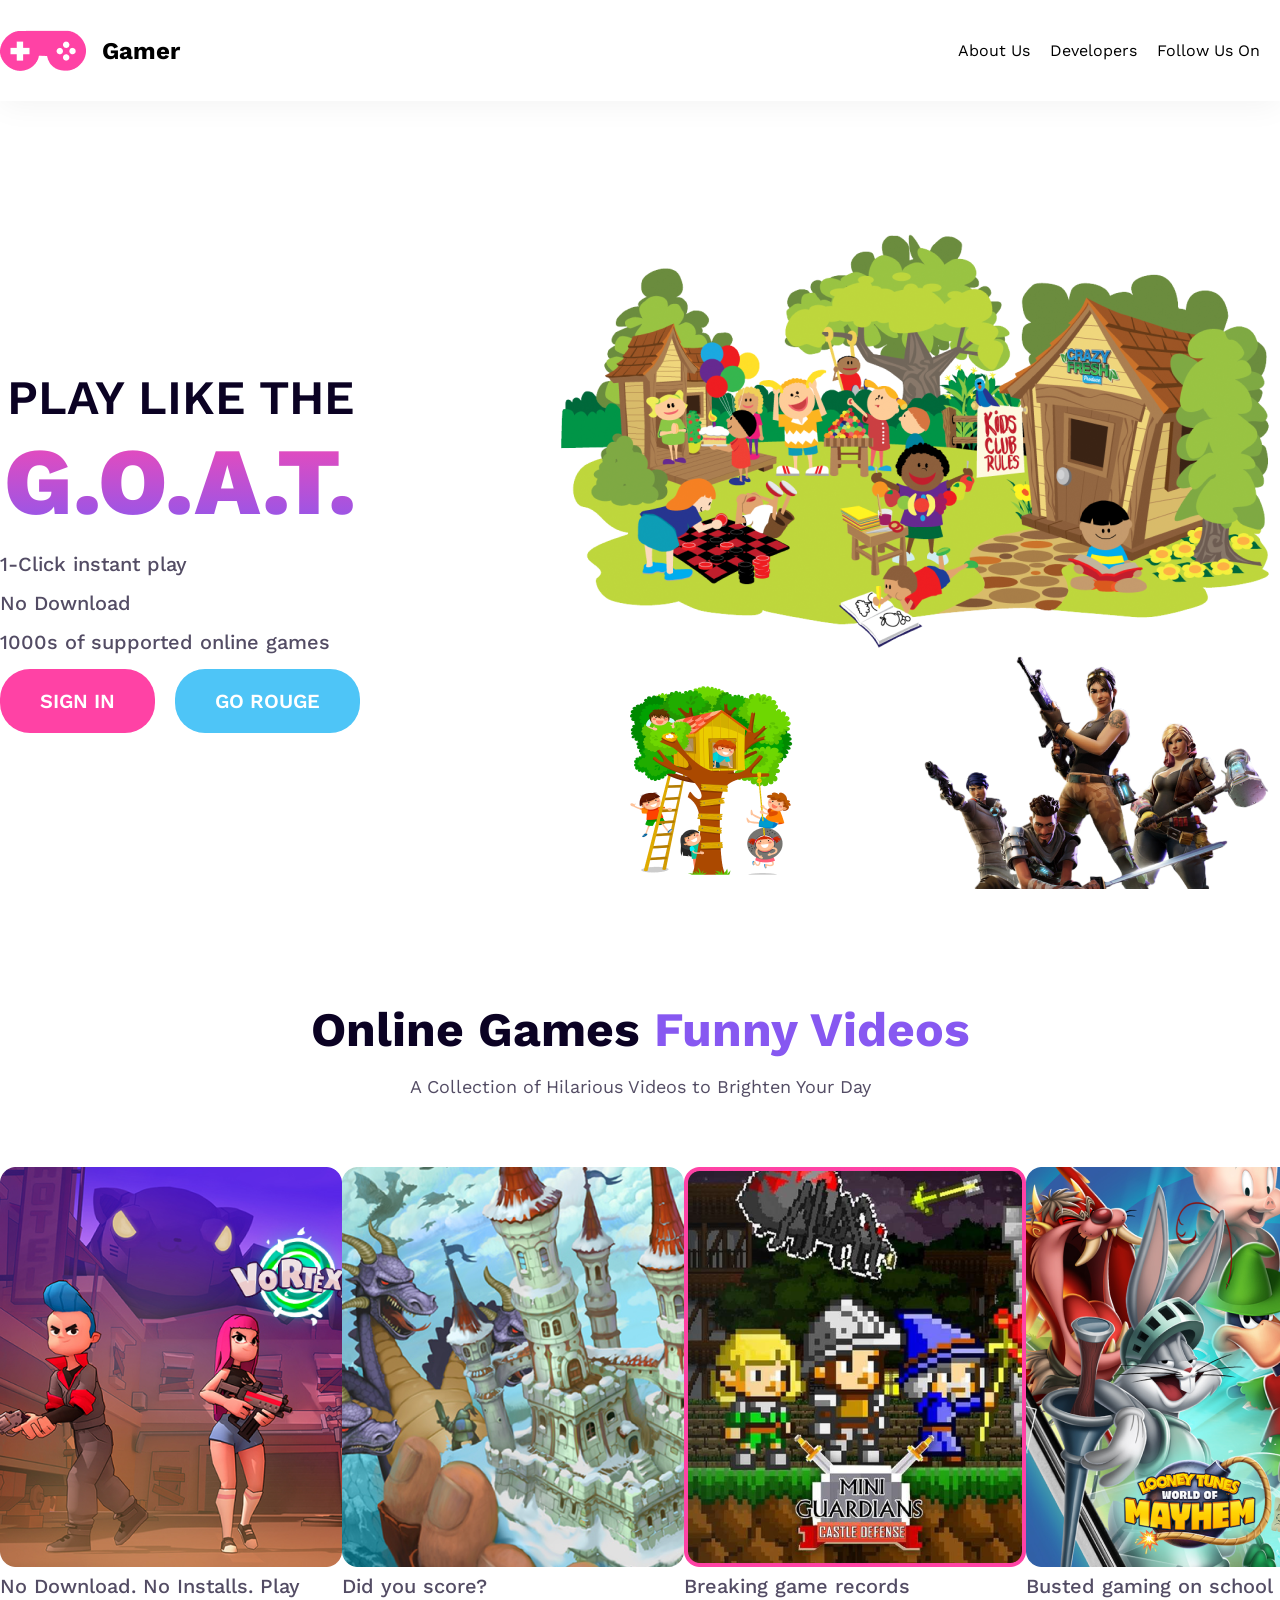
<file: New folderaa/index.html>
<!DOCTYPE html>
<html lang="en">

<head>
    <meta charset="UTF-8">
    <meta http-equiv="X-UA-Compatible" content="IE=edge">
    <meta name="viewport" content="width=device-width, initial-scale=1.0">
    <title>Gamers-Hub</title>
    <link rel="stylesheet" href="styles.css">
</head>

<body>
    <header>
        <nav>
            <div class="nav-container">
                <div class="nav-title-container">
                    <img src="images/Frame.png" alt="">
                    <h2>Gamer</h2>
                </div>
                <div class="nav-items">
                    <ul>
                        <li>About Us</li>
                        <li>Developers</li>
                        <li>Follow Us On</li>
                    </ul>
                </div>
            </div>
        </nav>
        <!-- nav part finished -->
        <!-- banner part starts -->
        <banner>
            <div class="banner-container">
                <div class="banner-content">
                    <h3 class="banner-title">Play Like The</h3>
                    <h1 class="banner-goat">G.O.A.T.</h1>
                    <p class="banner-description">1-Click instant play</p>
                    <p class="banner-description">No Download</p>
                    <p class="banner-description">1000s of supported online games</p>
                    <button class="btn-pink">SIGN IN</button><button class="btn-blue">GO ROUGE</button>
                </div>
                <div class="banner-img">
                    <img src="images/Group 18.png" alt="">
                </div>
            </div>
        </banner>
    </header>
    <main>
        <!-- online games section -->
        <section>
            <div class="online-container">
                <div class="online-content">
                    <h2 class="online-title">Online Games <span class="funny">Funny Videos</span></h2>
                    <p class="online-description">A Collection of Hilarious Videos to Brighten Your Day</p>
                </div>
                <div class="online-img-container">
                    <div class="online-img">
                        <img src="images/Rectangle 4.png" alt="">
                        <p class="img-description">No Download. No Installs. Play</br>games Instantly on Gamer.</p>
                    </div>
                    <div class="online-img">
                        <img src="images/Rectangle 5.png" alt="">
                        <p class="img-description">Did you score?</br>#unblockedgames #school</p>
                    </div>
                    <div class="online-img">
                        <img src="images/Rectangle 7.png" alt="">
                        <p class="img-description">Breaking game records</br> like OG</p>
                    </div>
                    <div class="online-img">
                        <img src="images/Rectangle 6.png" alt="">
                        <p class="img-description">Busted gaming on school laptop,</br>but you are still lit.</p>
                    </div>
                </div>
            </div>
        </section>
    </main>
</body>

</html>
</file>
<file: New folderaa/styles.css>
/* shared styles */
@import url('https://fonts.googleapis.com/css2?family=Work+Sans:wght@100;300;400;500;600;700;800&display=swap');

* {
    margin: 0;
    padding: 0;
    font-family: 'Work Sans', sans-serif;
}


/* nav section */
.nav-title-container {
    display: flex;
    align-items: center;
    gap: 15px;
}

.nav-items>ul {
    display: flex;
}

.nav-items li {
    margin-right: 20px;
    list-style: none;
}

.nav-container {
    display: flex;
    justify-content: space-between;
    align-items: center;

}

nav {
    padding: 30px 0px;
    width: 100%;
    margin: auto;
    background: #FFF;
    box-shadow: 0px 4px 30px 0px rgba(0, 0, 0, 0.05);
}

/* banner section starts */
.banner-container {
    height: 100vh;
    display: flex;
    align-items: center;
    justify-content: space-between;
}

.banner-title {
    color: #0B0223;
    text-align: center;
    font-family: Work Sans;
    font-size: 48px;
    font-style: normal;
    font-weight: 600;
    line-height: normal;
    text-transform: uppercase;
}

.banner-goat {
    text-align: center;
    font-family: Work Sans;
    font-size: 95px;
    font-style: normal;
    font-weight: 800;
    line-height: normal;
    text-transform: uppercase;
    background: linear-gradient(180deg, #F948B2 0%, #8758F1 100%);
    background-clip: text;
    -webkit-background-clip: text;
    -webkit-text-fill-color: transparent;
    margin-bottom: 15px;
}

.banner-description {
    color: #534C64;

    font-size: 20px;

    font-weight: 500;
    margin-bottom: 15px;
}

.btn-pink {
    background-color: #FF42A5;
    padding: 20px 40px;
    border-radius: 30px;
    color: #FFFFFF;
    font-size: 20px;
    font-weight: 600;
    border: none;
}

.btn-blue {
    background-color: #4EC5F7;
    padding: 20px 40px;
    border-radius: 30px;
    color: #FFFFFF;
    font-size: 20px;
    font-weight: 600;
    border: none;
    margin-left: 20px;
}

/* .banner-img{
    border: 1px solid blue;
    width: 700px;
    height: 200px;
} */

/* online image part */
. {}

.online-title {
    color: #0B0223;
    font-size: 48px;
    font-weight: 700;
    margin-bottom: 18px;
}

.funny {
    color: #8758F1;
    font-size: 48px;
    font-weight: 700;
}

.online-description {
    color: #534C64;
    font-size: 18px;
    font-weight: 400;
}

.img-description {
    color: #534C64;
    font-family: Work Sans;
    font-size: 20px;
    font-style: normal;
    font-weight: 500;
    line-height: 30px;
}

.online-content {
    text-align: center;
    margin-bottom: 70px;
}

.online-img-container {
    display: flex;
    justify-content: space-around;
}
</file>
